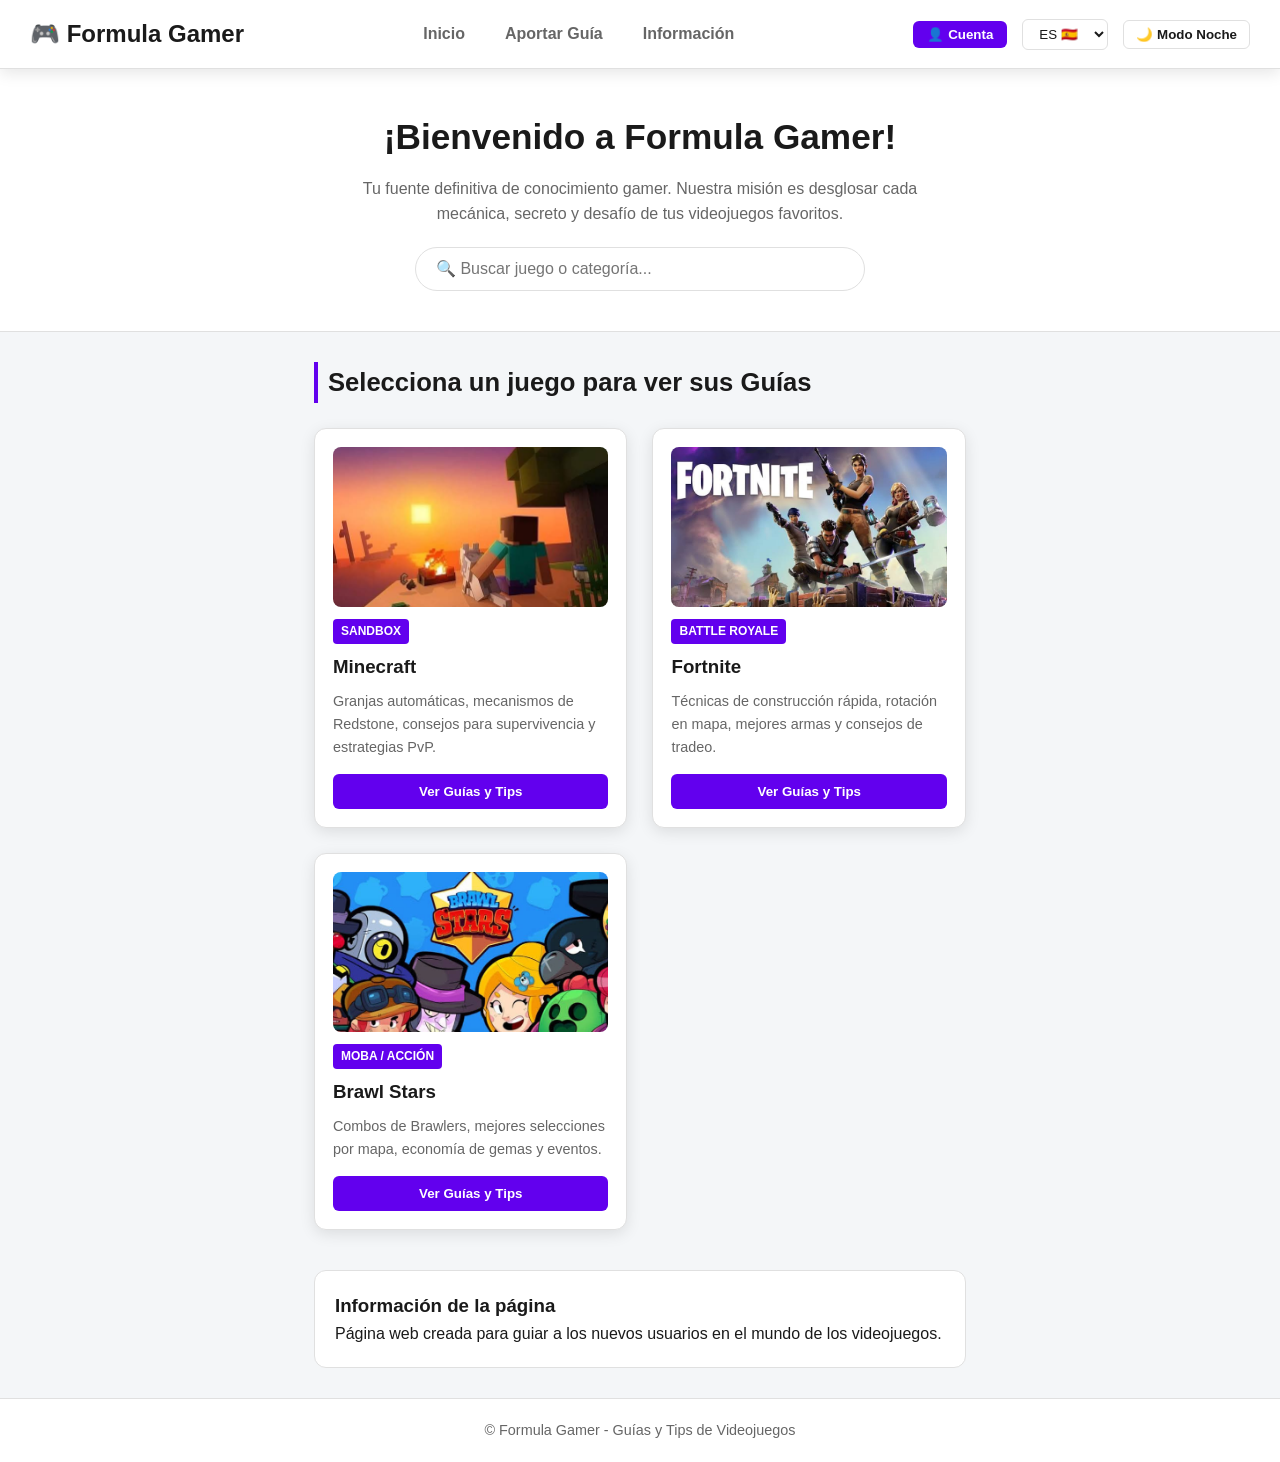
<file: index.html>
<!DOCTYPE html>
<html lang="es">
<head>
  <meta charset="UTF-8">
  <meta name="viewport" content="width=device-width, initial-scale=1.0">
  <title>Formula Gamer - Guías y Tips de Videojuegos</title>
  <link rel="stylesheet" href="index.css">
</head>
<body>

  <!-- BARRA DE NAVEGACIÓN Y CABECERA -->
  <header>
    <div class="logo">
      <h1>🎮 Formula Gamer</h1>
    </div>

    <nav>
      <a href="#" id="nav-inicio" onclick="mostrarInicio()">Inicio</a>
      <a href="#" id="open-modal-btn">Aportar Guía</a>
      <a href="#seccion-info" id="nav-info">Información</a>
    </nav>

    <div class="header-controls">
      <!-- Botón de Cuenta (Abre el Modal de Login/Registro) -->
      <button id="open-auth-btn" class="btn-auth">👤 Cuenta</button>

      <!-- Selector de Idioma -->
      <select id="language-select">
        <option value="es">ES 🇪🇸</option>
        <option value="en">EN 🇺🇸</option>
      </select>

      <!-- Botón de Modo Oscuro/Claro -->
      <button id="theme-toggle" class="btn-theme">🌙 Modo Noche</button>
    </div>
  </header>

  <!-- SECCIÓN HERO -->
  <section class="hero">
    <h2 id="hero-title">¡Bienvenido a Formula Gamer!</h2>
    <p id="hero-desc">
      Tu fuente definitiva de conocimiento gamer. Nuestra misión es desglosar cada mecánica, secreto y desafío de tus videojuegos favoritos.
    </p>

    <div class="search-box">
      <input 
        type="text" 
        id="search-input" 
        placeholder="🔍 Buscar juego o categoría..." 
        onkeyup="buscarGuia()"
      >
    </div>
  </section>

  <!-- CONTENEDOR PRINCIPAL -->
  <main class="main-container">

    <!-- VISTA DE TARJETAS -->
    <div id="vista-inicio">
      <h2 id="section-title" class="section-title">Selecciona un juego para ver sus Guías</h2>

      <div class="cards-grid">
        
        <div class="card" data-game="minecraft">
          <img src="images (1).jpeg" alt="Minecraft" class="card-img">
          <span class="badge">Sandbox</span>
          <h3>Minecraft</h3>
          <p id="mc-desc">Granjas automáticas, mecanismos de Redstone, consejos para supervivencia y estrategias PvP.</p>
          <button class="card-btn btn-mc" onclick="cargarGuia('minecraft')">Ver Guías y Tips</button>
        </div>

        <div class="card" data-game="fortnite">
          <img src="images (4).jpeg" alt="Fortnite" class="card-img">
          <span class="badge">Battle Royale</span>
          <h3>Fortnite</h3>
          <p id="fn-desc">Técnicas de construcción rápida, rotación en mapa, mejores armas y consejos de tradeo.</p>
          <button class="card-btn btn-fn" onclick="cargarGuia('fortnite')">Ver Guías y Tips</button>
        </div>

        <div class="card" data-game="brawl">
          <img src="images (7).jpeg" alt="Brawl Stars" class="card-img">
          <span class="badge">MOBA / Acción</span>
          <h3>Brawl Stars</h3>
          <p id="bs-desc">Combos de Brawlers, mejores selecciones por mapa, economía de gemas y eventos.</p>
          <button class="card-btn btn-bs" onclick="cargarGuia('brawl')">Ver Guías y Tips</button>
        </div>

      </div>
    </div>

    <!-- VISTA DINÁMICA DE GUÍAS -->
    <div id="vista-guia" style="display: none;">
      <button class="btn-volver" id="btn-volver" onclick="mostrarInicio()">⬅️ Volver al Inicio</button>
      <div id="contenido-guia"></div>
    </div>

    <!-- SECCIÓN DE INFORMACIÓN -->
    <section id="seccion-info" class="info-section">
      <h3 id="info-title">Información de la página</h3>
      <p id="info-desc">Página web creada para guiar a los nuevos usuarios en el mundo de los videojuegos.</p>
    </section>

  </main>

  <!-- MODAL DE APORTAR GUÍA -->
  <div id="modal-aporte" class="modal" style="display: none;">
    <div class="modal-content">
      <span id="close-modal-btn" class="close-btn">&times;</span>
      <h3 id="modal-title">¡Aporta tu propia Guía!</h3>
      <p id="modal-desc">Envíanos tus trucos o consejos para publicarlos en Formula Gamer.</p>

      <div class="modal-form">
        <input type="text" id="nombre-usuario" placeholder="Tu apodo/gamertag">
        <textarea id="texto-aporte" rows="4" placeholder="Escribe aquí tu tip o truco..."></textarea>
        <button id="btn-enviar-modal" class="card-btn" onclick="enviarAporte()">Enviar Aporte</button>
      </div>
    </div>
  </div>

  <!-- MODAL DE INICIO DE SESIÓN Y REGISTRO -->
  <div id="modal-auth" class="modal" style="display: none;">
    <div class="modal-content auth-container">
      <span id="close-auth-btn" class="close-btn">&times;</span>
      
      <!-- Pestañas para alternar -->
      <div class="auth-tabs">
        <button id="tab-login" class="tab-btn active" onclick="cambiarTabAuth('login')">Iniciar Sesión</button>
        <button id="tab-register" class="tab-btn" onclick="cambiarTabAuth('register')">Crear Cuenta</button>
      </div>

      <!-- Formulario 1: Iniciar Sesión -->
      <form id="form-login" class="modal-form auth-form" onsubmit="iniciarSesion(event)">
        <h3>Bienvenido de nuevo</h3>
        <input type="text" id="login-user" placeholder="Usuario o Gamertag" required>
        <input type="password" id="login-pass" placeholder="Contraseña" required>
        <button type="submit" class="card-btn">Ingresar</button>
      </form>

      <!-- Formulario 2: Crear Cuenta -->
      <form id="form-register" class="modal-form auth-form" style="display: none;" onsubmit="crearCuenta(event)">
        <h3>Únete a Formula Gamer</h3>
        <input type="text" id="reg-user" placeholder="Nombre de usuario / Gamertag" required>
        <input type="email" id="reg-email" placeholder="Correo electrónico" required>
        <input type="password" id="reg-pass" placeholder="Contraseña" required>
        <input type="password" id="reg-pass-confirm" placeholder="Confirmar contraseña" required>
        <button type="submit" class="card-btn">Registrarse</button>
      </form>
    </div>
  </div>

  <!-- PIE DE PÁGINA -->
  <footer>
    <p id="footer-text">© Formula Gamer - Guías y Tips de Videojuegos</p>
  </footer>

  <script src="script.js"></script>
</body>
</html>
</file>
<file: index.css>
/* ==========================================
   1. VARIABLES DE COLOR Y MODO OSCURO
   ========================================== */
:root {
  --bg-color: #121212;
  --surface-color: #1e1e1e;
  --card-bg: #282828;
  --text-primary: #ffffff;
  --text-secondary: #b3b3b3;
  --accent-color: #bb86fc;
  --accent-hover: #9955e8;
  --border-color: #333333;
  --shadow: 0 4px 15px rgba(0, 0, 0, 0.5);
}

body:not(.dark-mode) {
  --bg-color: #f4f6f8;
  --surface-color: #ffffff;
  --card-bg: #ffffff;
  --text-primary: #1a1a1a;
  --text-secondary: #666666;
  --accent-color: #6200ee;
  --accent-hover: #4b00b5;
  --border-color: #e0e0e0;
  --shadow: 0 4px 15px rgba(0, 0, 0, 0.1);
}

/* ==========================================
   2. ESTILOS GENERALES Y RESETS
   ========================================== */
* {
  box-sizing: border-box;
  margin: 0;
  padding: 0;
  font-family: 'Segoe UI', Tahoma, Geneva, Verdana, sans-serif;
  transition: background-color 0.3s ease, color 0.3s ease;
}

body {
  background-color: var(--bg-color);
  color: var(--text-primary);
  line-height: 1.6;
  min-height: 100vh;
  display: flex;
  flex-direction: column;
}

/* ==========================================
   3. BARRA DE NAVEGACIÓN (HEADER)
   ========================================== */
header {
  background-color: var(--surface-color);
  padding: 15px 30px;
  display: flex;
  justify-content: space-between;
  align-items: center;
  border-bottom: 1px solid var(--border-color);
  box-shadow: var(--shadow);
  position: sticky;
  top: 0;
  z-index: 100;
}

header h1 {
  font-size: 1.5rem;
  color: var(--text-primary);
}

nav {
  display: flex;
  gap: 20px;
}

nav a {
  color: var(--text-secondary);
  text-decoration: none;
  font-weight: 600;
  padding: 5px 10px;
  border-radius: 5px;
}

nav a:hover {
  color: var(--accent-color);
  background-color: rgba(255, 255, 255, 0.05);
}

.header-controls {
  display: flex;
  align-items: center;
  gap: 15px;
}

select#language-select {
  background: var(--card-bg);
  color: var(--text-primary);
  border: 1px solid var(--border-color);
  padding: 6px 12px;
  border-radius: 6px;
  cursor: pointer;
}

.btn-theme {
  background: transparent;
  border: 1px solid var(--border-color);
  color: var(--text-primary);
  padding: 6px 12px;
  border-radius: 6px;
  cursor: pointer;
  font-weight: bold;
}

.btn-theme:hover {
  border-color: var(--accent-color);
}

/* ==========================================
   4. SECCIÓN HERO Y BÚSQUEDA
   ========================================== */
.hero {
  text-align: center;
  padding: 40px 20px;
  background-color: var(--surface-color);
  border-bottom: 1px solid var(--border-color);
}

.hero h2 {
  font-size: 2.2rem;
  margin-bottom: 10px;
}

.hero p {
  color: var(--text-secondary);
  max-width: 600px;
  margin: 0 auto 20px auto;
}

.search-box input {
  width: 100%;
  max-width: 450px;
  padding: 12px 20px;
  border-radius: 25px;
  border: 1px solid var(--border-color);
  background-color: var(--card-bg);
  color: var(--text-primary);
  font-size: 1rem;
  outline: none;
}

.search-box input:focus {
  border-color: var(--accent-color);
}

/* ==========================================
   5. CONTENEDOR Y TARJETAS
   ========================================== */
.main-container {
  max-width: 1100px;
  margin: 30px auto;
  padding: 0 20px;
  flex: 1;
}

.section-title {
  margin-bottom: 25px;
  font-size: 1.6rem;
  border-left: 4px solid var(--accent-color);
  padding-left: 10px;
}

.cards-grid {
  display: grid;
  grid-template-columns: repeat(auto-fit, minmax(280px, 1fr));
  gap: 25px;
}

.card {
  background-color: var(--card-bg);
  border: 1px solid var(--border-color);
  border-radius: 12px;
  padding: 18px;
  display: flex;
  flex-direction: column;
  justify-content: space-between;
  box-shadow: var(--shadow);
  position: relative;
  overflow: hidden;
}

.card:hover {
  transform: translateY(-5px);
  border-color: var(--accent-color);
}

.card-img {
  width: 100%;
  height: 160px;
  object-fit: cover;
  border-radius: 8px;
  margin-bottom: 12px;
}

.badge {
  align-self: flex-start;
  background-color: var(--accent-color);
  color: #ffffff;
  font-size: 0.75rem;
  font-weight: bold;
  padding: 3px 8px;
  border-radius: 4px;
  margin-bottom: 8px;
  text-transform: uppercase;
}

.card h3 {
  margin-bottom: 8px;
}

.card p {
  color: var(--text-secondary);
  font-size: 0.9rem;
  margin-bottom: 15px;
  flex-grow: 1;
}

.card-btn {
  background-color: var(--accent-color);
  color: #ffffff;
  border: none;
  padding: 10px;
  border-radius: 6px;
  font-weight: bold;
  cursor: pointer;
  width: 100%;
  text-align: center;
}

.card-btn:hover {
  background-color: var(--accent-hover);
}

/* ==========================================
   6. VISTA DE GUÍA Y DETALLES
   ========================================== */
.btn-volver {
  background: transparent;
  border: 1px solid var(--border-color);
  color: var(--text-primary);
  padding: 8px 16px;
  border-radius: 6px;
  cursor: pointer;
  font-weight: bold;
  margin-bottom: 20px;
}

.btn-volver:hover {
  background-color: var(--surface-color);
  border-color: var(--accent-color);
}

.guia-header {
  background-color: var(--surface-color);
  padding: 25px;
  border-radius: 12px;
  border: 1px solid var(--border-color);
  margin-bottom: 25px;
}

.guia-banner-img {
  width: 100%;
  max-height: 250px;
  object-fit: cover;
  border-radius: 8px;
  margin-bottom: 15px;
}

.guia-desc {
  color: var(--text-secondary);
  margin-top: 8px;
}

.guia-seccion {
  background-color: var(--card-bg);
  border: 1px solid var(--border-color);
  border-radius: 12px;
  padding: 20px;
  margin-bottom: 20px;
}

.guia-seccion h3 {
  margin-bottom: 15px;
  color: var(--accent-color);
}

.guia-img-container {
  text-align: center;
  margin: 15px 0;
}

.guia-sec-img {
  max-width: 100%;
  max-height: 280px;
  object-fit: contain;
  border-radius: 8px;
  border: 1px solid var(--border-color);
}

.guia-seccion ul {
  padding-left: 20px;
}

.guia-seccion li {
  margin-bottom: 10px;
  color: var(--text-primary);
}

/* ==========================================
   7. MODALES Y SECCIÓN INFO
   ========================================== */
.info-section {
  margin-top: 40px;
  padding: 20px;
  background-color: var(--surface-color);
  border-radius: 12px;
  border: 1px solid var(--border-color);
}

.modal {
  position: fixed;
  top: 0;
  left: 0;
  width: 100%;
  height: 100%;
  background-color: rgba(0, 0, 0, 0.75);
  display: flex;
  justify-content: center;
  align-items: center;
  z-index: 1000;
}

.modal-content {
  background-color: var(--surface-color);
  padding: 30px;
  border-radius: 12px;
  max-width: 450px;
  width: 90%;
  position: relative;
  border: 1px solid var(--border-color);
}

.close-btn {
  position: absolute;
  top: 15px;
  right: 20px;
  font-size: 1.5rem;
  cursor: pointer;
  color: var(--text-secondary);
}

.modal-form {
  display: flex;
  flex-direction: column;
  gap: 12px;
  margin-top: 15px;
}

.modal-form input, .modal-form textarea {
  padding: 10px;
  border-radius: 6px;
  border: 1px solid var(--border-color);
  background-color: var(--card-bg);
  color: var(--text-primary);
  outline: none;
}

/* ==========================================
   8. BOTÓN CUENTA Y FORMULARIOS DE AUTENTICACIÓN
   ========================================== */
.btn-auth {
  background-color: var(--accent-color);
  color: #ffffff;
  border: none;
  padding: 6px 14px;
  border-radius: 6px;
  cursor: pointer;
  font-weight: bold;
}

.btn-auth:hover {
  background-color: var(--accent-hover);
}

.auth-container {
  max-width: 400px;
}

.auth-tabs {
  display: flex;
  border-bottom: 2px solid var(--border-color);
  margin-bottom: 20px;
}

.tab-btn {
  flex: 1;
  background: transparent;
  border: none;
  color: var(--text-secondary);
  padding: 10px;
  font-weight: bold;
  cursor: pointer;
  border-bottom: 3px solid transparent;
}

.tab-btn.active {
  color: var(--accent-color);
  border-bottom-color: var(--accent-color);
}

.auth-form h3 {
  text-align: center;
  margin-bottom: 10px;
  color: var(--text-primary);
}

/* ==========================================
   9. PIE DE PÁGINA
   ========================================== */
footer {
  text-align: center;
  padding: 20px;
  background-color: var(--surface-color);
  border-top: 1px solid var(--border-color);
  color: var(--text-secondary);
  font-size: 0.9rem;
  margin-top: auto;
}
</file>
